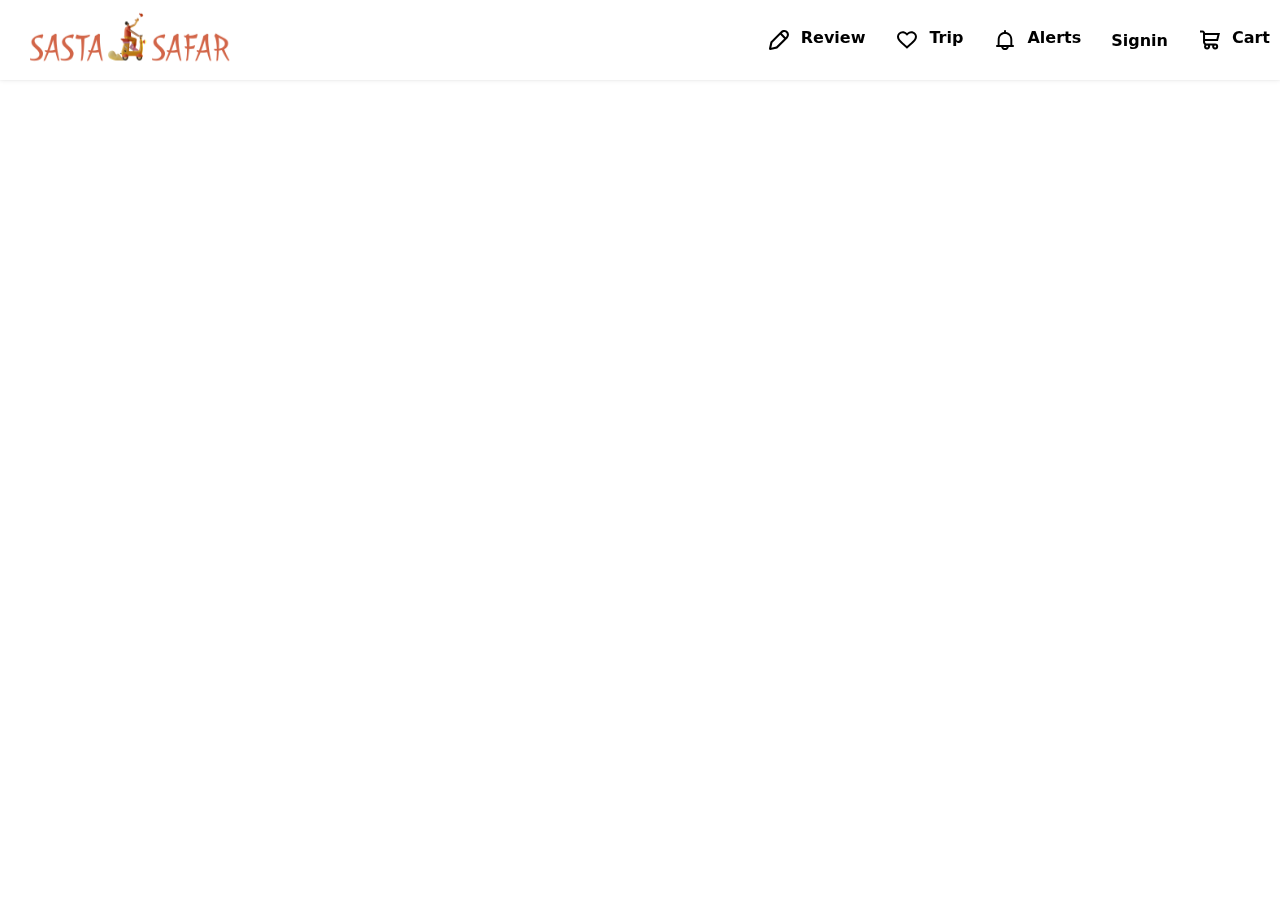
<file: hotel_details.html>
<!DOCTYPE html>
<html lang="en">
  <head>
    <meta charset="UTF-8" />
    <meta http-equiv="X-UA-Compatible" content="IE=edge" />
    <meta name="viewport" content="width=device-width, initial-scale=1.0" />
    <title>Document</title>
    <link rel="stylesheet" href="hotel_details.css" />
  </head>

  <body>
    <div id="nav">
      <a href="index.html" class="logo">
        <img src="image/logo_name.png" alt="" />
      </a>

      <div class="bar">
        <a href="#">
          <svg
            viewBox="0 0 24 24"
            width="24px"
            height="24px"
            class="d Vb UmNoP"
          >
            <path
              d="M3.366 21.984a1.36 1.36 0 01-1.067-.513 1.352 1.352 0 01-.266-1.148l1.445-6.637 10.249-10.22c1.625-1.62 4.352-1.939 6.153-.674a4.8 4.8 0 012.098 3.518 4.756 4.756 0 01-1.384 3.833l-10.326 10.32-6.902 1.521zm2.038-7.245l-1.069 4.906 4.875-1.103 7.909-7.902-3.796-3.797-7.919 7.896zm9.41-9.382l3.794 3.795.499-.499a2.662 2.662 0 00.775-2.144c-.076-.81-.502-1.514-1.196-1.982-1.029-.724-2.549-.49-3.472.431l-.4.399z"
            ></path>
          </svg>
          <span>Review</span>
        </a>
        <a href="#">
          <svg
            viewBox="0 0 24 24"
            width="24px"
            height="24px"
            class="d Vb UmNoP"
          >
            <path
              d="M12.001 20.729s-6.741-5.85-8.485-8.003c-2.055-2.541-2.018-5.837.089-7.836a5.928 5.928 0 014.104-1.618c1.548 0 3.005.575 4.104 1.618l.174.165.162-.155a5.93 5.93 0 014.104-1.618c1.548 0 3.005.574 4.104 1.618 2.158 2.049 2.192 5.273.084 7.841-1.755 2.139-8.44 7.988-8.44 7.988zM7.709 5.271a3.935 3.935 0 00-2.727 1.068c-1.578 1.498-1.06 3.708.088 5.128 1.306 1.613 5.333 5.204 6.925 6.605 1.583-1.404 5.58-4.993 6.899-6.601 1.195-1.455 1.685-3.603.085-5.122-.726-.689-1.694-1.069-2.728-1.069s-2.001.38-2.728 1.069l-1.539 1.462-1.551-1.473a3.925 3.925 0 00-2.724-1.067z"
            ></path>
          </svg>
          <span>Trip</span>
        </a>
        <a href="#">
          <svg
            viewBox="0 0 24 24"
            width="24px"
            height="24px"
            class="d Vb UmNoP"
          >
            <path
              d="M12 2c.539 0 .976.437.976.976v1.032c1.779.21 3.268 1 4.356 2.222 1.271 1.426 1.937 3.372 1.97 5.512.013.755.016 3.706.016 5.381h1.463v1.951H15.77a4.4 4.4 0 01-.336.924 3.545 3.545 0 01-1.2 1.382c-.589.391-1.332.62-2.234.62s-1.645-.229-2.233-.621a3.538 3.538 0 01-1.2-1.382 4.4 4.4 0 01-.336-.924H3.22v-1.951h1.463c0-1.669.002-4.602.015-5.372-.007-2.149.663-4.098 1.944-5.523 1.098-1.222 2.601-2.009 4.383-2.219V2.976A.975.975 0 0112 2zM6.634 17.122h10.732c0-1.675-.003-4.611-.016-5.351-.026-1.763-.573-3.232-1.475-4.245-.891-1-2.187-1.625-3.876-1.625-1.692 0-3.007.627-3.906 1.627-.909 1.012-1.452 2.473-1.444 4.223 0 .001-.015 3.696-.015 5.371zm3.653 1.951l.024.052c.125.249.297.471.538.63.234.156.59.294 1.151.294.562 0 .917-.138 1.151-.294a1.601 1.601 0 00.561-.682h-3.425z"
            ></path>
          </svg>
          <span>Alerts</span>
        </a>

        <a href="signin.html">Signin</a>
        <a href="#">
          <svg
            viewBox="0 0 24 24"
            width="24px"
            height="24px"
            class="d Vb UmNoP"
          >
            <path
              d="M17.166 15.54h-9.1c-.293 0-1.011-.914-1.011-1.517V13.01h12.923L22 4.922H7.055c0-1.033-.9-2.527-2.527-2.527H2v2.022h2.528c.356 0 .5.466.505.505l.001 9.102c0 .929.579 2.192 1.479 2.932a3.011 3.011 0 00-.468 1.618 3.035 3.035 0 003.033 3.032 3.035 3.035 0 002.86-4.045h2.369a3.035 3.035 0 002.859 4.045 3.035 3.035 0 003.033-3.032 3.036 3.036 0 00-3.033-3.034zM7.055 6.943h12.354l-1.011 4.044H7.055V6.943zm2.023 12.641a1.012 1.012 0 010-2.024 1.013 1.013 0 010 2.024zm8.088 0a1.012 1.012 0 110-2.024 1.012 1.012 0 010 2.024z"
            ></path>
          </svg>
          <span>Cart</span>
        </a>
      </div>
    </div>
    <div id="parent"></div>
  </body>
</html>
<script src="hotel_details.js"></script>
</file>
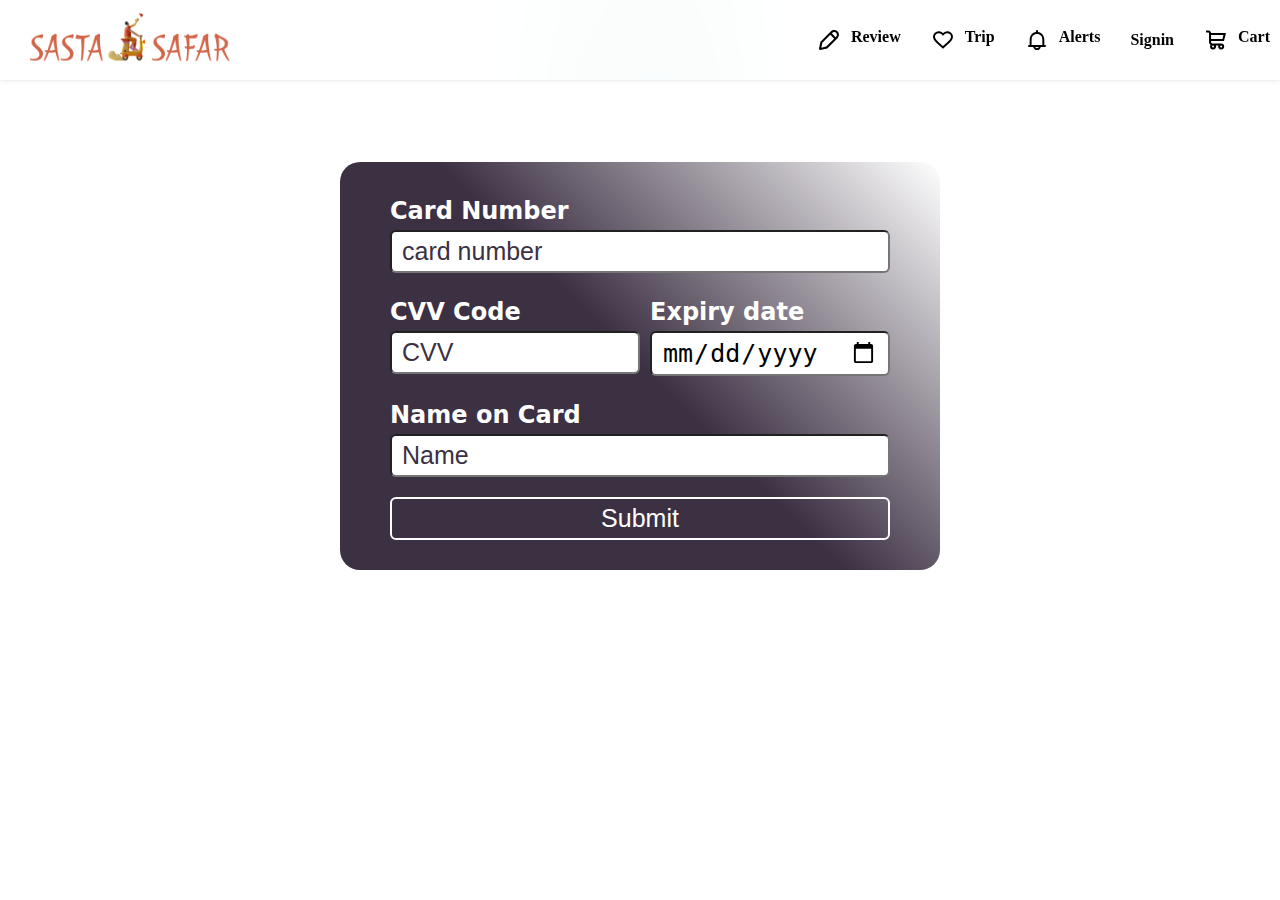
<file: payment.html>
<!DOCTYPE html>
<html lang="en">

<head>
  <meta charset="UTF-8">
  <meta http-equiv="X-UA-Compatible" content="IE=edge">
  <meta name="viewport" content="width=device-width, initial-scale=1.0">
  <title>Document</title>
  <link rel="stylesheet" href="payment.css">
</head>

<body>

  <div id="nav">
    <a href="index.html" class="logo">
      <img src="image/logo_name.png" alt="">
    </a>
    <div class="bar">
      <a href="#">
        <svg viewBox="0 0 24 24" width="24px" height="24px" class="d Vb UmNoP">
          <path
            d="M3.366 21.984a1.36 1.36 0 01-1.067-.513 1.352 1.352 0 01-.266-1.148l1.445-6.637 10.249-10.22c1.625-1.62 4.352-1.939 6.153-.674a4.8 4.8 0 012.098 3.518 4.756 4.756 0 01-1.384 3.833l-10.326 10.32-6.902 1.521zm2.038-7.245l-1.069 4.906 4.875-1.103 7.909-7.902-3.796-3.797-7.919 7.896zm9.41-9.382l3.794 3.795.499-.499a2.662 2.662 0 00.775-2.144c-.076-.81-.502-1.514-1.196-1.982-1.029-.724-2.549-.49-3.472.431l-.4.399z">
          </path>
        </svg>
        <span>Review</span>
      </a>
      <a href="#">
        <svg viewBox="0 0 24 24" width="24px" height="24px" class="d Vb UmNoP">
          <path
            d="M12.001 20.729s-6.741-5.85-8.485-8.003c-2.055-2.541-2.018-5.837.089-7.836a5.928 5.928 0 014.104-1.618c1.548 0 3.005.575 4.104 1.618l.174.165.162-.155a5.93 5.93 0 014.104-1.618c1.548 0 3.005.574 4.104 1.618 2.158 2.049 2.192 5.273.084 7.841-1.755 2.139-8.44 7.988-8.44 7.988zM7.709 5.271a3.935 3.935 0 00-2.727 1.068c-1.578 1.498-1.06 3.708.088 5.128 1.306 1.613 5.333 5.204 6.925 6.605 1.583-1.404 5.58-4.993 6.899-6.601 1.195-1.455 1.685-3.603.085-5.122-.726-.689-1.694-1.069-2.728-1.069s-2.001.38-2.728 1.069l-1.539 1.462-1.551-1.473a3.925 3.925 0 00-2.724-1.067z">
          </path>
        </svg>
        <span>Trip</span>
      </a>
      <a href="#">
        <svg viewBox="0 0 24 24" width="24px" height="24px" class="d Vb UmNoP">
          <path
            d="M12 2c.539 0 .976.437.976.976v1.032c1.779.21 3.268 1 4.356 2.222 1.271 1.426 1.937 3.372 1.97 5.512.013.755.016 3.706.016 5.381h1.463v1.951H15.77a4.4 4.4 0 01-.336.924 3.545 3.545 0 01-1.2 1.382c-.589.391-1.332.62-2.234.62s-1.645-.229-2.233-.621a3.538 3.538 0 01-1.2-1.382 4.4 4.4 0 01-.336-.924H3.22v-1.951h1.463c0-1.669.002-4.602.015-5.372-.007-2.149.663-4.098 1.944-5.523 1.098-1.222 2.601-2.009 4.383-2.219V2.976A.975.975 0 0112 2zM6.634 17.122h10.732c0-1.675-.003-4.611-.016-5.351-.026-1.763-.573-3.232-1.475-4.245-.891-1-2.187-1.625-3.876-1.625-1.692 0-3.007.627-3.906 1.627-.909 1.012-1.452 2.473-1.444 4.223 0 .001-.015 3.696-.015 5.371zm3.653 1.951l.024.052c.125.249.297.471.538.63.234.156.59.294 1.151.294.562 0 .917-.138 1.151-.294a1.601 1.601 0 00.561-.682h-3.425z">
          </path>
        </svg>
        <span>Alerts</span>
      </a>

      <a href="signin.html">Signin</a>
      <a href="#">
        <svg viewBox="0 0 24 24" width="24px" height="24px" class="d Vb UmNoP">
          <path
            d="M17.166 15.54h-9.1c-.293 0-1.011-.914-1.011-1.517V13.01h12.923L22 4.922H7.055c0-1.033-.9-2.527-2.527-2.527H2v2.022h2.528c.356 0 .5.466.505.505l.001 9.102c0 .929.579 2.192 1.479 2.932a3.011 3.011 0 00-.468 1.618 3.035 3.035 0 003.033 3.032 3.035 3.035 0 002.86-4.045h2.369a3.035 3.035 0 002.859 4.045 3.035 3.035 0 003.033-3.032 3.036 3.036 0 00-3.033-3.034zM7.055 6.943h12.354l-1.011 4.044H7.055V6.943zm2.023 12.641a1.012 1.012 0 010-2.024 1.013 1.013 0 010 2.024zm8.088 0a1.012 1.012 0 110-2.024 1.012 1.012 0 010 2.024z">
          </path>
        </svg>
        <span>Cart</span>
      </a>
    </div>

  </div>

  <div id="page">
    <h1 id="head">Card Details</h1>
    <form action="index.html">
      <div>
        <h2>Card Number</h2>
        <input type="number" placeholder="card number" required>
      </div>
      <div class="line">
        <div>
          <h2>CVV Code</h2>
          <input type="number" placeholder="CVV" required>
        </div>
        <div>
          <h2>Expiry date</h2>
          <input type="date" required>
        </div>
      </div>
      <div>
        <h2>Name on Card</h2>
        <input type="text" placeholder="Name" required>
      </div>
      <input onclick="success()" id="btn" type="submit">

    </form>
  </div>

</body>

</html>
<script src="payment.js"></script>
</file>
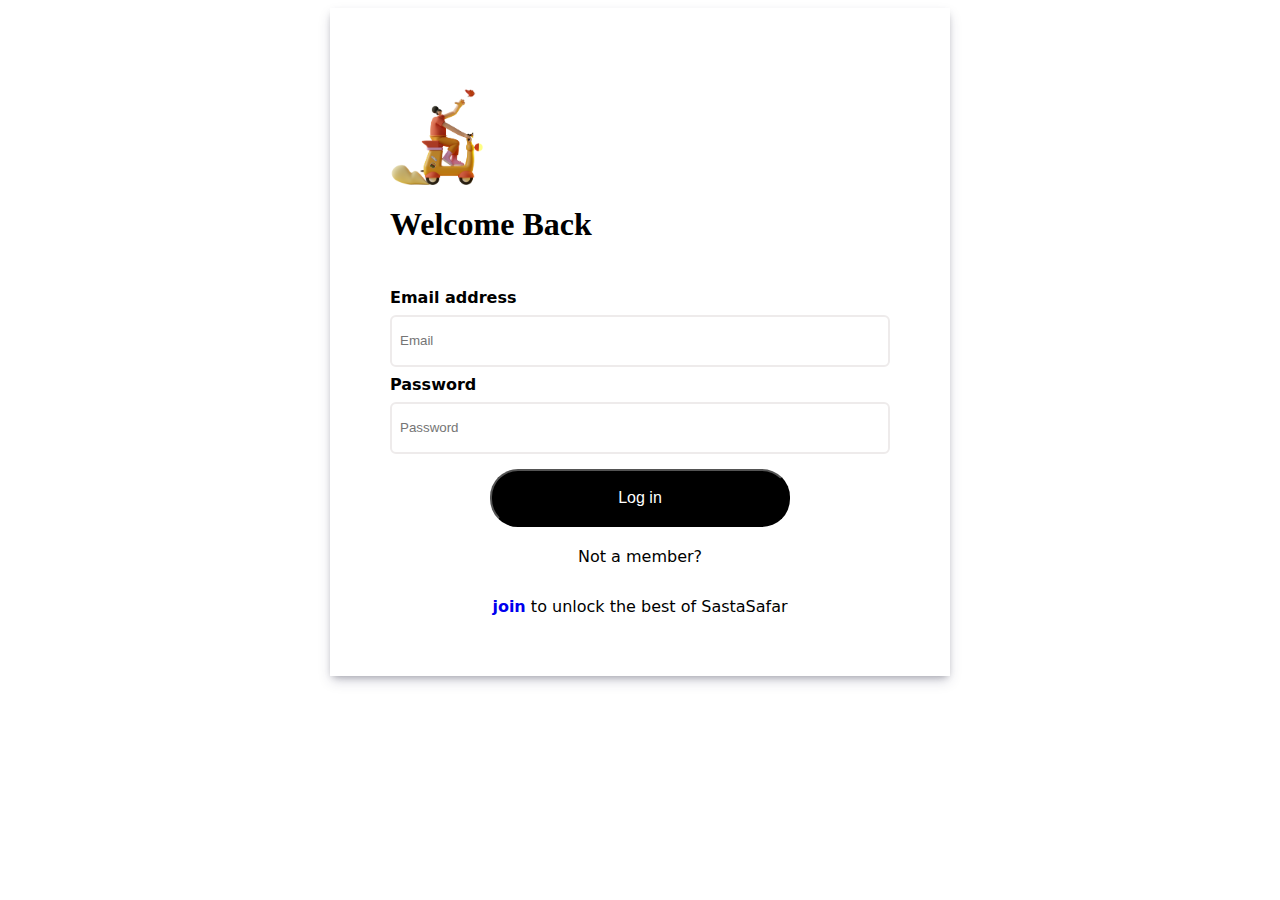
<file: signin.html>
<!DOCTYPE html>
<html lang="en">
  <head>
    <meta charset="UTF-8" />
    <meta http-equiv="X-UA-Compatible" content="IE=edge" />
    <meta name="viewport" content="width=device-width, initial-scale=1.0" />
    <title>Document</title>
    <link rel="stylesheet" href="signin.css" />
  </head>

  <body>
    <div id="create">
      <div>
        <img src="image/logo.png" alt="" />
      </div>
      <div>
        <h1>Welcome Back</h1>
      </div>
      <form id="login_form" action="#">
        <div class="name">
          <label class="text" for="">Email address</label>

          <input type="text" id="email" placeholder="Email" required />
        </div>
        <label class="text" for="">Password</label>

        <input type="password" id="password" placeholder="Password" required />

        <div>
          <button onclick="signin()" class="btn">Log in</button>
        </div>
        <span class="line">Not a member? </span>
        <div id="location">
          <a href="signup.html">join</a>
          <span>to unlock the best of SastaSafar </span>
        </div>
      </form>
    </div>
  </body>
</html>
<script src="signin.js"></script>
</file>
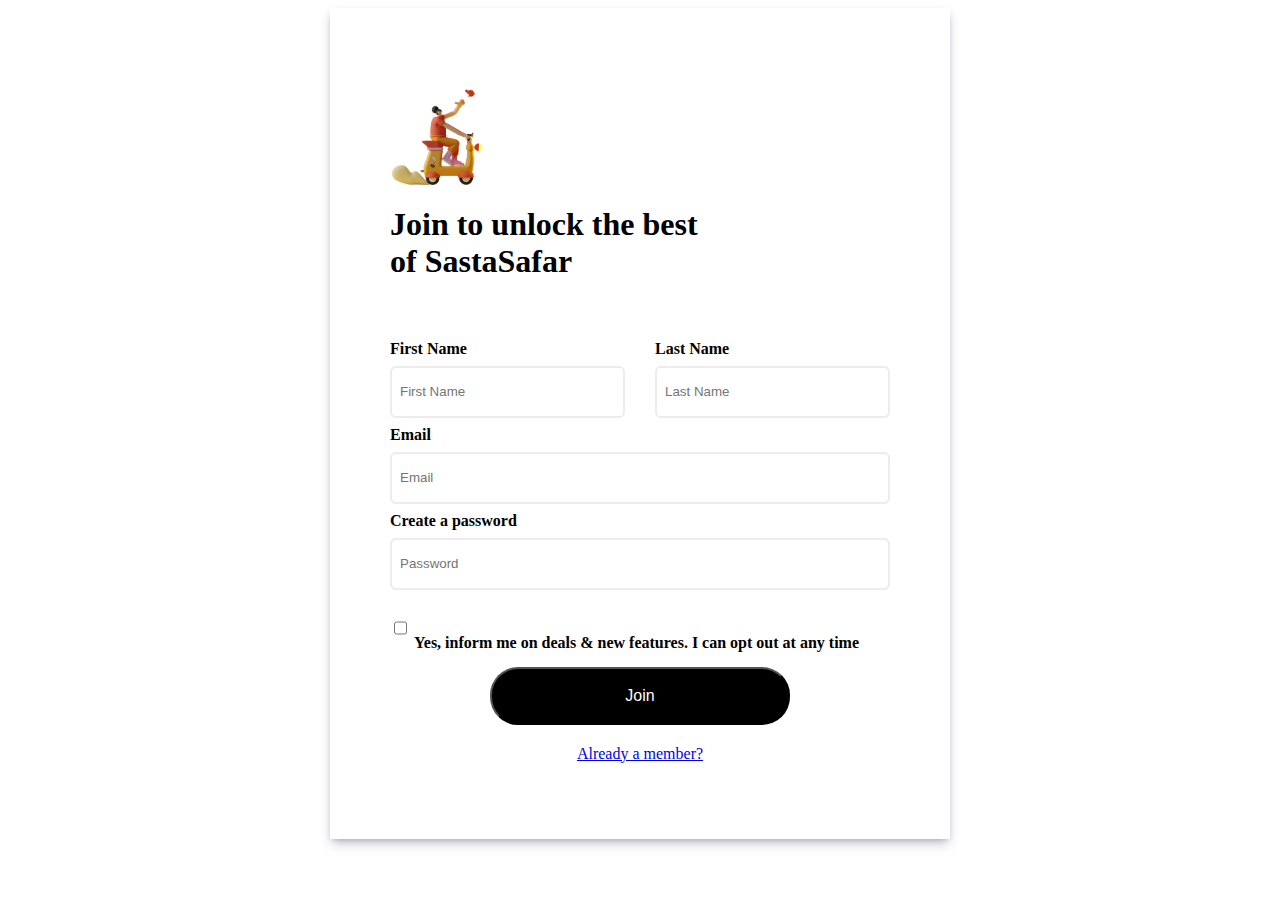
<file: signup.html>
<!DOCTYPE html>
<html lang="en">
  <head>
    <meta charset="UTF-8" />
    <meta http-equiv="X-UA-Compatible" content="IE=edge" />
    <meta name="viewport" content="width=device-width, initial-scale=1.0" />
    <title>Document</title>
    <link rel="stylesheet" href="signup.css" />
  </head>

  <body>
    <div id="create">
      <div>
        <img src="image/logo.png" alt="" />
      </div>
      <div>
        <h1>
          Join to unlock the best <br />
          of SastaSafar
        </h1>
      </div>
      <form action="signin.html">
        <div class="name">
          <div class="moj">
            <label class="text" for="">First Name</label>

            <input
              type="text"
              id="firstname"
              placeholder="First Name"
              required
            />
          </div>
          <div class="moj">
            <label class="text" for="">Last Name</label>

            <input type="text" id="lastname" placeholder="Last Name" required />
          </div>
        </div>
        <label class="text" for="">Email</label>

        <input type="text" id="email" placeholder="Email" required />
        <label class="text" for="">Create a password</label>

        <input type="password" id="password" placeholder="Password" required />
        <div class="checkbox">
          <input type="checkbox" required />
          <label class="text" for=""
            >Yes, inform me on deals & new features. I can opt out at any
            time</label
          >
        </div>
        <div>
          <button onclick="signup()" class="btn">Join</button>
        </div>
        <span class="line"> <a href="signin.html">Already a member?</a> </span>
      </form>
    </div>
  </body>
</html>
<script src="signup.js"></script>
</file>
<file: hotel_details.css>
body {
  font-family: system-ui, -apple-system, BlinkMacSystemFont, "Segoe UI", Roboto,
    Oxygen, Ubuntu, Cantarell, "Open Sans", "Helvetica Neue", sans-serif;
}

#nav {
  display: flex;
  /* height: 100px; */
  justify-content: space-between;
  /* margin: auto; */
  font-weight: 800;
  padding: 10px;
  align-items: center;
  position: fixed;
  background: white;
  width: 100%;
  top: 0;
  background: rgba(255, 255, 255, 0.5);
  backdrop-filter: blur(45px);
  z-index: 5;
  left: 0;
  box-sizing: border-box;
  box-shadow: rgba(0, 0, 0, 0.1) 0px 0px 5px 0px,
    rgba(0, 0, 0, 0.1) 0px 0px 1px 0px;
}

.bar {
  display: flex;
  align-items: center;
  justify-content: right;
  gap: 30px;
}

.bar a {
  display: flex;
  font-weight: 600;
  text-decoration: none;
  gap: 10px;
  color: black;
}

.bar a:hover {
  fill: #d26548;
  color: #d26548;
}

#logo {
  width: 30%;
  object-fit: contain;
}

.logo img {
  height: 60px;
  width: 200px;

  object-position: center center;
}

#main-div {
  /* width: 80%; */
  margin: auto;
  margin-top: 100px;
}

#top-div {
  display: grid;
  grid-template-columns: repeat(2, auto);
  justify-content: space-evenly;
  height: 600px;
}

#right-div img {
  /* width: 800px; */
  height: 600px;
}

/* .logo{
height: 60px;
width: 150px;

object-position: center center;
} */

.logo {
  display: flex;
  align-items: center;
  width: 60%;

  margin-left: 20px;
}

#site-mrp {
  display: flex;
  justify-content: space-between;
  width: 100%;
  align-items: center;
  margin: auto;
}

#about-bottom {
  display: grid;
  grid-template-columns: 60% 20% 20%;
  gap: 20px;
}

#left-div {
  display: flex;
  flex-direction: column;
  text-align: center;
  width: 400px;
  height: 400px;
}

#date input {
  padding: 10px;
  margin: 5px;
}

.book {
  padding: 20px 25px;
  background-color: #f2b203;
  border: none;
  line-height: 20px;
  font-size: 16px;
  border-radius: 12px;
  font-weight: 600;
  cursor: pointer;
  width: 90%;
}

.book:hover {
  color: white;
  background-color: black;
}

#R1 {
  text-align: center;
  box-shadow: rgba(227, 226, 226, 0.1) 0px 4px 12px;
}

#about-bottom > div {
  border: 1px solid #ebe7e6;
  padding: 15px;
  border-radius: 8px;
}

#site-mrp p {
  font-size: 25px;
  font-weight: bold;
}

@media screen and (min-width: 100px) and (max-width: 700px) {
}
</file>
<file: payment.css>
* {
      padding: 0px;
      margin: 0px;
    }

    form {
    display: flex;
    color: white;
    font-family: system-ui;
    flex-direction: column;
    background: linear-gradient(45deg, #3c3043, #3c3043 , transparent);
    gap: 20px;
    padding: 30px 50px;
    border-radius: 20px;
    margin-top: 100px;
}
form h2{ 
      margin: 5px 0; }
    #btn {
      margin: auto;
      padding: 5px 20px;
      background-color: transparent;
      color: #ffffff;
      border: none;
      border: 2px solid white;
      cursor: pointer;
    }
    #btn:hover{
      background-color: white;
      color:  #3c3043 ;
    }

    #page {
      width: 600px;
      margin: auto;

      border-radius: 20px;

    }

    input {
    font-size: 25px;
    border-radius: 6px;
    padding: 5px 10px;
    width: 100%;
    box-sizing: border-box;
}
input::placeholder{
  color:  #3c3043;

}

    .line {
      display: flex;
      gap: 10px;

    }


    #head {
      text-align: center;
      color: teal;
      font-size: 40px;
      text-decoration: underline;
      margin: 15px 5px;
    }

    #nav {
      display: flex;
      /* height: 100px; */
      justify-content: space-between;
      /* margin: auto; */
      font-weight: 800;
      padding: 10px;
      align-items: center;
      position: fixed;
      background: white;
      width: 100%;
      top: 0;
      background: rgba(255, 255, 255, 0.9);
      backdrop-filter: blur(45px);
      z-index: 5;
      left: 0;
      box-sizing: border-box;
      box-shadow: rgba(0, 0, 0, 0.1) 0px 0px 5px 0px, rgba(0, 0, 0, 0.1) 0px 0px 1px 0px;
    }


    .bar {
      display: flex;
      align-items: center;
      justify-content: right;
      gap: 30px;
    }



    .bar a {
      display: flex;
      font-weight: 600;
      text-decoration: none;
      gap: 10px;
      color: black;

    }

    .bar a:hover {
      fill: #d26548;
      color: #d26548;
    }

    .logo {
      display: flex;
      align-items: center;
      width: 60%;

      margin-left: 20px;
    }

    .logo img {
      height: 60px;
      width: 200px;

      object-position: center center;
    }

    #logo {
      width: 30%;
      object-fit: contain;
      width: 200px;
    }

    #mainLogo {


      width: 100%;
      height: 100%;
      object-fit: cover;
    }
</file>
<file: signin.css>
#create {
  /* border: 1px solid green; */
  width: 500px;
  margin: auto;
  padding: 60px;
  box-shadow: rgba(50, 50, 93, 0.25) 0px 6px 12px -2px,
    rgba(0, 0, 0, 0.3) 0px 3px 7px -3px;
}

div {
  margin-top: 15px;
}

form {
  display: flex;
  flex-direction: column;
  /* width: 400px; */
  margin: auto;
  font-family: system-ui, -apple-system, BlinkMacSystemFont, "Segoe UI", Roboto,
    Oxygen, Ubuntu, Cantarell, "Open Sans", "Helvetica Neue", sans-serif;
}

.name {
  display: flex;
  flex-direction: column;
}

.moj {
  display: flex;
  flex-direction: column;
  width: 47%;
}

input {
  padding: 4px 4px 4px 8px;
  border: 2px solid rgb(238, 235, 235);
  height: 40px;
  border-radius: 6px;
}

.text {
  margin-top: 8px;
  margin-bottom: 8px;
  text-align: left;
  font-weight: 700;
}

img {
  width: 20%;
  vertical-align: text-top;
}

.btn {
  background: #000;
  border-radius: 28px;
  padding: 18px 10px;
  font-size: 16px;
  color: white;
  display: block;
  margin: auto;
  width: 60%;
}

.line {
  text-align: center;
  margin-top: 20px;
  margin-bottom: 16px;
}

#location {
  text-align: center;
}

a {
  font-weight: 600;
  text-decoration: none;
}
</file>
<file: signup.css>
#create {
  /* border: 1px solid green; */
  width: 500px;
  margin: auto;
  padding: 60px;
  box-shadow: rgba(50, 50, 93, 0.25) 0px 6px 12px -2px,
    rgba(0, 0, 0, 0.3) 0px 3px 7px -3px;
}
div {
  margin-top: 15px;
}
form {
  display: flex;
  flex-direction: column;
  /* width: 400px; */
  margin: auto;
}
.name {
  display: flex;
  justify-content: space-between;
  /* border: 1px solid orange; */
}
.moj {
  display: flex;
  flex-direction: column;
  width: 47%;
}
input {
  padding: 4px 4px 4px 8px;
  border: 2px solid rgb(238, 235, 235);
  height: 40px;
  border-radius: 6px;
}
.text {
  margin-top: 8px;
  margin-bottom: 8px;
  text-align: left;
  font-weight: 700;
}
img {
  width: 20%;
  vertical-align: text-top;
}
.checkbox {
  display: block;
}
.btn {
  background: #000;
  border-radius: 28px;
  padding: 18px 10px;
  font-size: 16px;
  color: white;
  display: block;
  margin: auto;
  width: 60%;
}
.line {
  text-align: center;
  margin-top: 20px;
  margin-bottom: 16px;
}
</file>
